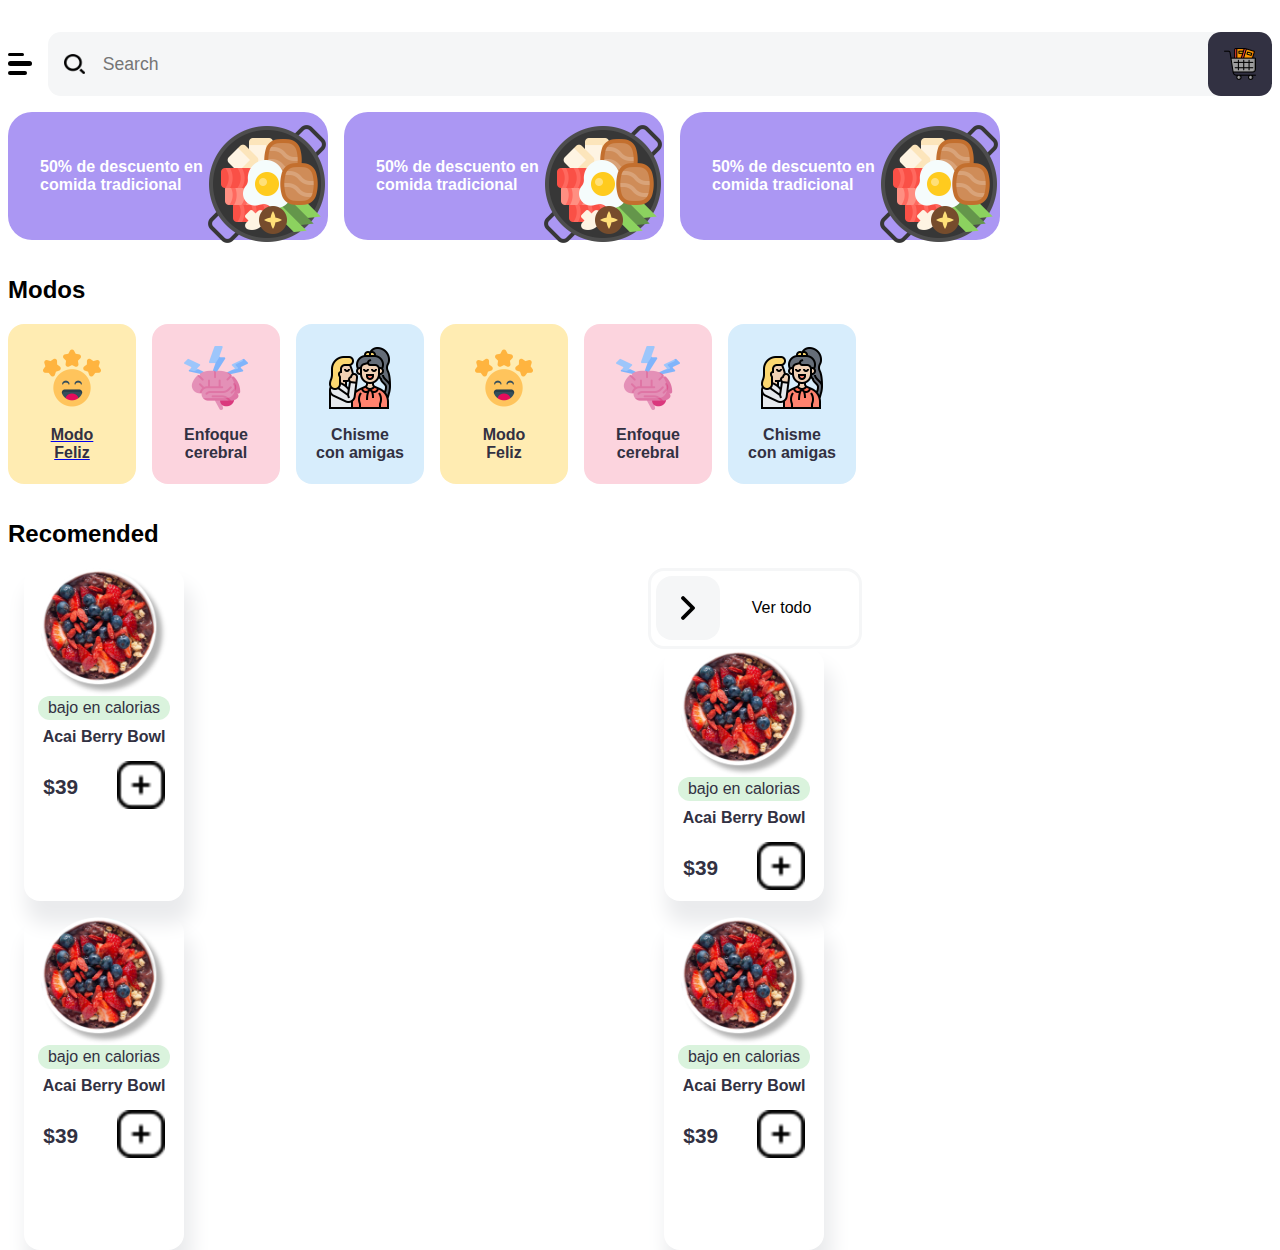
<file: index.html>
<!DOCTYPE html>
<html lang="en">
<head>
  <meta charset="UTF-8">
  <meta http-equiv="X-UA-Compatible" content="IE=edge">
  <meta name="viewport" content="width=device-width, initial-scale=1.0">
  <link rel="stylesheet" href="index.css">
  <title>Food | Delivery</title>
</head>
<body>
  <nav>
    <div class="mobile_menu">
      <div class="first"></div>
      <div class="second"></div>
      <div class="last"></div>
    </div>
    <div class="search_container">
      <img src="./icons/search.png" alt="">
      <input class="search_input" type="text" placeholder="Search">
    </div>
    <div class="cart_container">
      <img src="./icons/shopping-cart.png" alt="">
    </div>
  </nav>
  <section class="oferts_container">
    <div class="ofert">
      <p>50% de descuento en <br> comida tradicional</p>
      <img class="dish" src="./icons/dish.png" alt="">
    </div>
    <div class="ofert">
      <p>50% de descuento en <br> comida tradicional</p>
      <img class="dish" src="./icons/dish.png" alt="">
    </div>
    <div class="ofert">
      <p>50% de descuento en <br> comida tradicional</p>
      <img class="dish" src="./icons/dish.png" alt="">
    </div>
  </section>
  <h2 class="m-medium">Modos</h2>
  <section class="moods_container">
    <a href="./mods.html">
      <div class="moods">
        <img class="moods_icon" src="./icons/happy-face.png" alt="">
        <h3>Modo <br> Feliz</h3>
      </div>

    </a>
    <div class="moods mora">
      <img class="moods_icon" src="./icons/brain.png" alt="">
      <h3>Enfoque <br> cerebral</h3>
    </div>
    <div class="moods sky">
      <img class="moods_icon" src="./icons/rumor.png" alt="">
      <h3>Chisme <br> con amigas </h3>
    </div>
    <div class="moods">
      <img class="moods_icon" src="./icons/happy-face.png" alt="">
      <h3>Modo <br> Feliz</h3>
    </div>
    <div class="moods mora">
      <img class="moods_icon" src="./icons/brain.png" alt="">
      <h3>Enfoque <br> cerebral</h3>
    </div>
    <div class="moods sky">
      <img class="moods_icon" src="./icons/rumor.png" alt="">
      <h3>Chisme <br> con amigas </h3>
    </div>
  </section>
  <h2 class="m-medium">Recomended</h2>
  <section class="recomendeds">
    <div class="recomend">
      <img class="food_img" src="./icons/acai.png" alt="">
      <p class="info">bajo en calorias</p>
      <p class="food_name">Acai Berry Bowl</p>
      <div class="actions">
        <p class="price">$39</p>
        <div class="plus_icon">
          <a href="./paydeatails.html">
            <img src="./icons/plus.png" alt="">
          </a>
        </div>
      </div>
    </div>
    <div>
      <div class="view_all">
        <div class="right_arrow">
          <img src="./icons/right-arrow.png" alt="">
        </div>
        <p>Ver todo</p>
      </div>
      <div class="recomend">
        <img class="food_img" src="./icons/acai.png" alt="">
        <p class="info">bajo en calorias</p>
        <p class="food_name">Acai Berry Bowl</p>
        <div class="actions">
          <p class="price">$39</p>
          <div class="plus_icon">
            <a href="./paydeatails.html">
              <img src="./icons/plus.png" alt="">
            </a>
          </div>
        </div>
      </div>
    </div>
    <div class="recomend">
      <img class="food_img" src="./icons/acai.png" alt="">
      <p class="info">bajo en calorias</p>
      <p class="food_name">Acai Berry Bowl</p>
      <div class="actions">
        <p class="price">$39</p>
        <div class="plus_icon">
          <a href="./paydeatails.html">
            <img src="./icons/plus.png" alt="">
          </a>
        </div>
      </div>
    </div>
    <div class="recomend">
      <img class="food_img" src="./icons/acai.png" alt="">
      <p class="info">bajo en calorias</p>
      <p class="food_name">Acai Berry Bowl</p>
      <div class="actions">
        <p class="price">$39</p>
        <div class="plus_icon">
          <a href="./paydeatails.html">
            <img src="./icons/plus.png" alt="">
          </a>
        </div>
      </div>
    </div>
  </section>
</body>
</html>
</file>
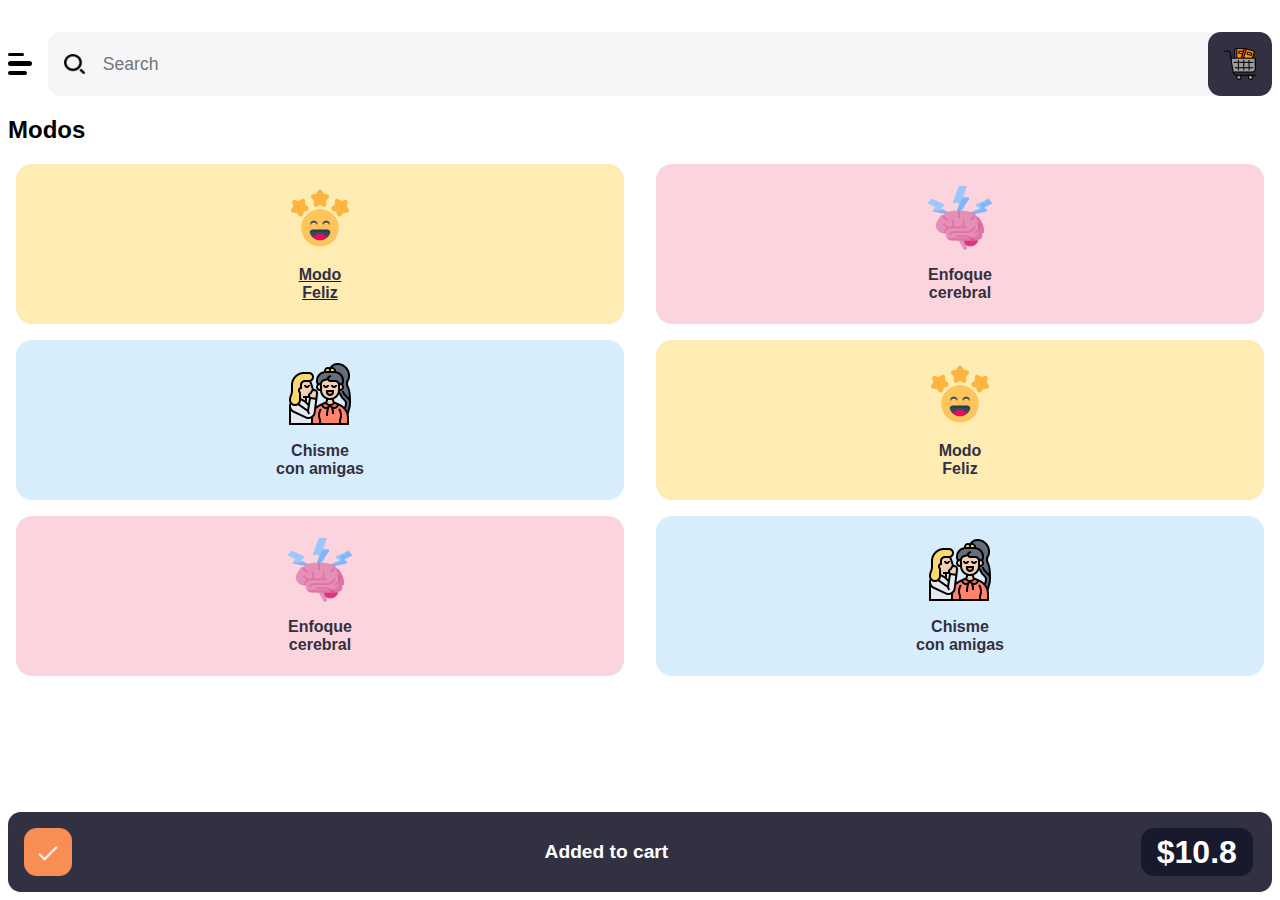
<file: mods.html>
<!DOCTYPE html>
<html lang="en">

<head>
  <meta charset="UTF-8">
  <meta http-equiv="X-UA-Compatible" content="IE=edge">
  <meta name="viewport" content="width=device-width, initial-scale=1.0">
  <link rel="stylesheet" href="index.css">
  <title>Food | Modos</title>
</head>

<body>
  <nav>
    <div class="mobile_menu">
      <div class="first"></div>
      <div class="second"></div>
      <div class="last"></div>
    </div>
    <div class="search_container">
      <img src="./icons/search.png" alt="">
      <input class="search_input" type="text" placeholder="Search">
    </div>
    <div class="cart_container">
      <img src="./icons/shopping-cart.png" alt="">
    </div>
  </nav>
  <h2 class="m-medium">Modos</h2>
  <section class="moods_section">
    <a href="./index.html">
      <div class="moods">
        <img class="moods_icon" src="./icons/happy-face.png" alt="">
        <h3>Modo <br> Feliz</h3>
      </div>
    </a>

    <div class="moods mora">
      <img class="moods_icon" src="./icons/brain.png" alt="">
      <h3>Enfoque <br> cerebral</h3>
    </div>
    <div class="moods sky">
      <img class="moods_icon" src="./icons/rumor.png" alt="">
      <h3>Chisme <br> con amigas </h3>
    </div>
    <div class="moods">
      <img class="moods_icon" src="./icons/happy-face.png" alt="">
      <h3>Modo <br> Feliz</h3>
    </div>
    <div class="moods mora">
      <img class="moods_icon" src="./icons/brain.png" alt="">
      <h3>Enfoque <br> cerebral</h3>
    </div>
    <div class="moods sky">
      <img class="moods_icon" src="./icons/rumor.png" alt="">
      <h3>Chisme <br> con amigas </h3>
    </div>
  </section>
  <footer>
    <div class="tcontainer">
      <div class="total_pay">
        <div class="done">
          <img src="./icons/done.png" alt="">
        </div>
        <h4>Added to cart</h4>
        <div class="total_price">
          <p>
            $10.8
          </p>
        </div>
      </div>

    </div>
  </footer>
</body>

</html>
</file>
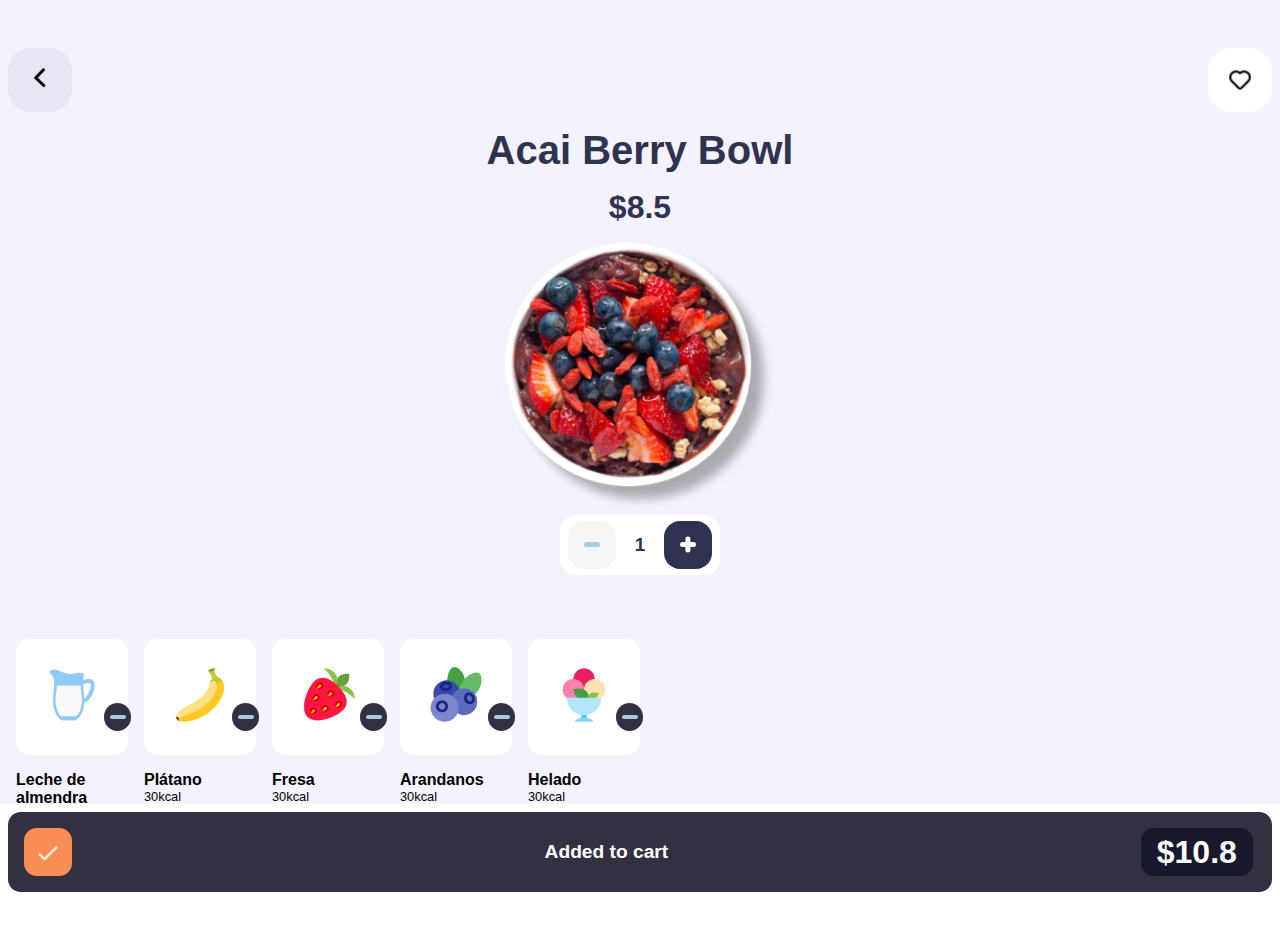
<file: paydeatails.html>
<!DOCTYPE html>
<html lang="en">
<head>
  <meta charset="UTF-8">
  <meta http-equiv="X-UA-Compatible" content="IE=edge">
  <meta name="viewport" content="width=device-width, initial-scale=1.0">
  <link rel="stylesheet" href="index.css">
  <title>Food | Cart</title>
</head>
<body>
  <div class="paywrapper">
    <div class="pay_header m-medium">
      <div class="left_arrowc">
        <a href="./index.html">
          <img class="left_arrow" src="./icons/right-arrow.png" alt="">
        </a>

      </div>
      <div class="lovec">

        <img class="love_icon" src="./icons/love.png" alt="">
      </div>
    </div>
    <div class="make_plate">
      <h2>Acai Berry Bowl</h2>
      <p>$8.5</p>
      <div class="plate_size">
        <div class="plate_img">
          <img src="./icons/acai.png" alt="">
        </div>
        <div class="quatity">
          <div class="restc">
           <div class="rest"></div>
          </div>
          <h3>1</h3>
          <div class="addc">
            <div class="line"></div>
            <div class="line2"></div>
        </div>
      </div>
    </div>
    </div>
    <div class="avaliable_fruits">
      <div class="fruitc">
        <div class="fruit">
          <img src="./icons/milk.png" alt="">
          <div class="add_fruits">
            <div class="brown_rest">
              <div class="rest"></div>
            </div>

          </div>
        </div>
        <h4>Leche de <br> almendra</h4>
        <p>30kcal</p>
      </div>
      <div class="fruitc">
        <div class="fruit">
          <img src="./icons/banana.png" alt="">
          <div class="add_fruits">
            <div class="brown_rest">
              <div class="rest"></div>
            </div>

          </div>
        </div>
        <h4>Plátano</h4>
        <p>30kcal</p>
      </div>
      <div class="fruitc">
        <div class="fruit">
          <img src="./icons/strawberry.png" alt="">
          <div class="add_fruits">
            <div class="brown_rest">
              <div class="rest"></div>
            </div>

          </div>
        </div>
        <h4>Fresa</h4>
        <p>30kcal</p>
      </div>
      <div class="fruitc">
        <div class="fruit">
          <img src="./icons/blueberry.png" alt="">
          <div class="add_fruits">
            <div class="brown_rest">
              <div class="rest"></div>
            </div>

          </div>
        </div>
        <h4>Arandanos</h4>
        <p>30kcal</p>
      </div>

      <div class="fruitc">
        <div class="fruit">
          <img src="./icons/icecream.png" alt="">
          <div class="add_fruits">
            <div class="brown_rest">
              <div class="rest"></div>
            </div>
          </div>
        </div>
        <h4>Helado</h4>
        <p>30kcal</p>
      </div>
    </div>
  </div>

  <footer>
    <div class="tcontainer">
      <div class="total_pay">
        <div class="done">
          <img src="./icons/done.png" alt="">
        </div>
        <h4>Added to cart</h4>
        <div class="total_price">
          <p>
            $10.8
          </p>
        </div>
      </div>

    </div>
  </footer>
</body>
</html>
</file>
<file: index.css>
/* :root {
  --
}
 */

body{
  margin: 0;
  font-family:'Quicksand', sans-serif;;
}

.m-medium{
  margin-left: .5rem;
  margin-right: .5rem;
}

nav{
  display: flex;
  align-items: center;
  margin: 2rem .5rem 1rem .5rem;
}

.mobile_menu {
  display: flex;
  flex-direction: column;
  justify-content: center;
}

.first {
  background: black;
  width: 1rem;
  height: 0.2rem;
  border-radius: 30rem;
  margin-bottom: .3rem;
}
.second {
  background: black;
  width: 1.5rem;
  height: 0.3rem;
  margin-bottom: .3rem;
  border-radius: 30rem;

}
.last {
  background: black;
  width: 1.2rem;
  height: 0.26rem;
  border-radius: 30rem;

}

.search_container{
  background: #F5F6F7;
  height: 4rem;
  display: flex;
  align-items: center;
  border-radius: .8rem 0 0 .8rem;
  width: -webkit-fill-available;
  margin-left: 1rem;
  margin-right: -3rem;
}
.search_container img {
  width: 1.3rem;
  height: 1.3rem;
  margin: 0 1rem;
}
.search_input {
  outline: none;
  border: none;
  height: 4rem;
  background: transparent;
  font-size: 1.1rem;
  width: -webkit-fill-available;
}

.cart_container{
  background: #323142;
  min-width: 4rem;
  height: 4rem;
  display: flex;
  align-items: center;
  justify-content: center;
  border-radius: .8rem;
}

.cart_container img{
  width: 2rem;
  height: 2rem;
  margin: 0;
}

.oferts_container{
  display: flex;
  margin: 0 .5rem;
  overflow-y: hidden;
  overflow-x: auto;
  width: auto;
  height: 9rem;
  white-space: nowrap;
}

.ofert{
  width: 20rem;
  height: 8rem;
  background: #AB97F3;
  display: flex;
  box-sizing: border-box;
  align-items: center;
  border-radius: 1.5rem;
  margin-right: 1rem;
}

.ofert p{
  color: #fff;
  font-weight: 700;
  margin-left: 2rem;
}

.dish{
  width: 8rem;
  height: 8rem;
  margin-right: 1rem;
  margin-bottom: -1rem;
}

.moods_container {
  margin: 1rem .5rem;
  display: flex;
  overflow-y: hidden;
  overflow-x: auto;
  width: auto;
  height: 11rem;
  white-space: nowrap;
}

.moods {
  display: flex;
  flex-direction: column;
  align-items: center;
  justify-content: center;
  min-width: 6rem;
  height: 8rem;
  background: #FFECB2;
  margin-right: 1rem;
  border-radius: 1rem;
  padding: 1rem;
}
.mora{
  background: #FCD4DE;
}
.sky{
  background: #D7EDFC;
}
.moods h3{
  margin: 1rem 0 0 0;
  text-align: center;
  color: #323142;
  font-size: 1rem;
}

.moods_icon{
  width: 4rem;
  height: 4rem;
}

.recomendeds{
  margin: 0 .5rem;
  display: grid;
  grid-template: 1fr 1fr / 1fr 1fr;
  gap: 1rem;
}

.recomend{
  border-radius: 1rem;
  box-shadow: 5px 20px 20px 3px #eaebed;
  width: 10rem;
  margin-left: 1rem;
  color: #323142;
  display: flex;
  flex-direction: column;
  align-items: center;
}

.info{
  background: #DAF3DD;
  padding: 0.2rem 0.6rem;
  border-radius: .8rem;
  margin: 0;
}

.food_name {
  font-weight: 700;
  margin: .5rem;
}
.food_img{
   width: 8rem;
  height: 8rem;
}

.actions {
  display: flex;
  align-items: center;
  justify-content: space-around;
  width: 10rem;
}

.price {
  font-size: 1.3rem;
  font-weight: 700;
}

.plus_icon img{
  width: 3rem;
  height: 3rem;
}

.view_all {
  display: flex;
  align-items: flex-start;
  height: 4.7rem;
  justify-content: start;
  align-items: center;
  border: 0.2rem solid #F5F6F7;
  border-radius: 1rem;
  max-width: 13rem;
}

.view_all p {
  margin-left: 2rem;
}

.right_arrow{
  background: #F5F6F7;
  height: 4rem;
  width: 4rem;
  display: flex;
  align-items: center;
  justify-content: center;
  border-radius: 1rem;
  margin-left: 0.3rem;
}

.right_arrow img {
  width: 1.5rem;
}

.paywrapper {
  background: #F4F2FC;
  padding-top: 3rem;
  border-radius: 0 0 1.3rem 1.3rem;
}

.pay_header {
  display: flex;
  align-items: center;
  justify-content: space-between;
}

.left_arrowc {
  width: 4rem;
  height: 4rem;
  background: #E8E5F4;
  display: flex;
  align-items: center;
  justify-content: center;
  border-radius: 1.4rem;

}

.left_arrowc img {
  width: 1.2rem;
  transform: rotate(179deg);
}

.lovec {
  width: 4rem;
  height: 4rem;
  background: #FFF;
  display: flex;
  align-items: center;
  justify-content: center;
  border-radius: 1.4rem;
}

.lovec img {
  width: 1.6rem;
}

.make_plate {
  display: flex;
  flex-direction: column;
  align-items: center;
  color: #30334F;
}

.make_plate h2 {
  margin: 1rem;
  font-size: 2.5rem;
  font-weight: 900;
}

.make_plate p {
  margin: 0;
  font-size: 2rem;
  font-weight: 700;
}

.plate_img img {
  width: 17rem;
}

.plate_size {
  margin-top: 1rem;
  display: flex;
  flex-direction: column;
  align-items: center;
}

.quatity {
  display: flex;
  align-items: center;
  justify-content: space-between;
  background: #fff;
  width: 10rem;
  border-radius: 1rem;
}
.restc {
  width: 3rem;
  height: 3rem;
  background: #F5F6F7;
  border-radius: 1rem;
  display: flex;
  align-items: center;
  justify-content: center;
  margin-left: 0.5rem;
}
.rest {
  width: 1rem;
  height: .3rem;
  background: #a5cbe7;
  border-radius: 30rem;
}

.addc {
  display: flex;
  align-items: center;
  justify-content: center;
  width: 3rem;
  height: 3rem;
  background: #30334F;
  border-radius: 1rem;
  margin-right: 0.5rem;
}

.line {
  width: 1rem;
  height: .3rem;
  background: #fff;
  border-radius: 30rem;
}

.line2{
  width: 1rem;
  height: .3rem;
  background: #fff;
  border-radius: 30rem;
  margin-left: -1rem;
  transform: rotate(90deg);
}

.fruitc h4{
  margin: 0;
  font-size: 1rem;
  font-weight: 700;
}

.fruitc p{
  margin: 0;
  font-size: .8rem;
}

.avaliable_fruits {
  margin: 3rem 0 0 0;
  display: flex;
  overflow-y: hidden;
  overflow-x: auto;
  width: auto;
  height: 14rem;
  white-space: nowrap;
  padding: 1rem;
  box-sizing: border-box;
}

.fruit {
  background: #fff;
  margin-right: 1rem;
  border-radius: .8rem;
  margin-bottom: 1rem;
  padding: 1.5rem;
}

.fruit img{
  width: 4rem;
}

.add_fruits{
  margin-left: 4rem;
  position: relative;
}

.brown_rest {
  background: #323142;
  width: 1.7rem;
  height: 1.7rem;
  border-radius: 50rem;
  display: flex;
  align-items: center;
  justify-content: center;
  align-self: flex-end;
  position: absolute;
}

footer {
  display: flex;
  justify-content: center;
  align-items: center;
  height: 5rem;
}

.tcontainer {
  width: -webkit-fill-available;
  position: fixed;
  height: 6rem;
  background: #fff;
  bottom: 0;
}

.total_pay {
  bottom: 0;
  height: 5rem;
  display: flex;
  background: #323142;
  margin: .5rem;
  border-radius: .8rem;
  align-items: center;
  justify-content: space-between;
}

.done {
  width: 3rem;
  height: 3rem;
  background: #F98E54;
  border-radius: .8rem;
  display: flex;
  align-items: center;
  justify-content: center;
  margin-left: 1rem;
}

.done img{
  width: 1.5rem;
}

.total_pay h4{
  color: #fff;
  font-size: 1.2rem;
  font-weight: 700;
}

.total_price {
  width: 7rem;
  height: 3rem;
  margin-right: 1.2rem;
  display: flex;
  align-items: center;
  justify-content: center;
  background: #19192D;

  border-radius: 0.8rem;
}

.total_price p {
  color: #fff;
  font-size: 2rem;
  font-weight: 700;
}

.moods_section {
  display: grid;
  grid-template: 1fr 1fr / 1fr 1fr;
  gap: 1rem;
  margin-left: 1rem;
}
</file>
